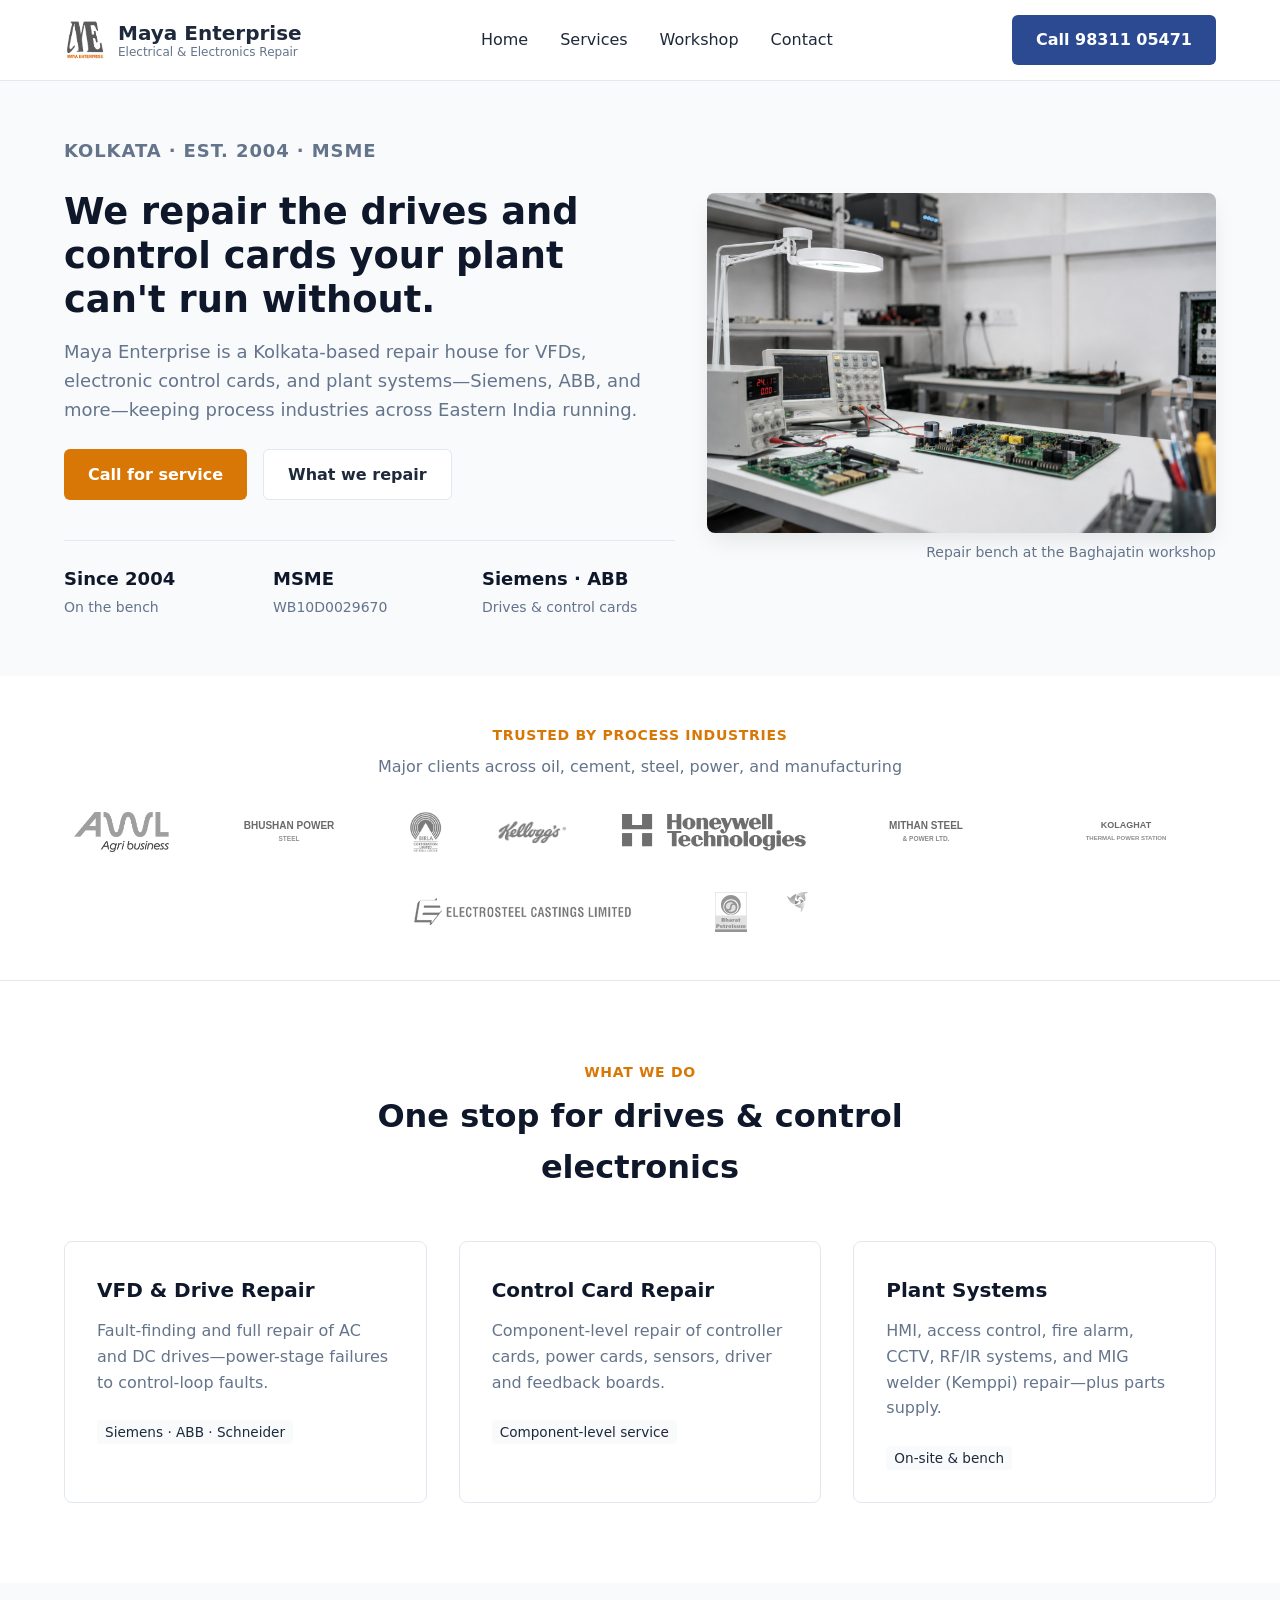
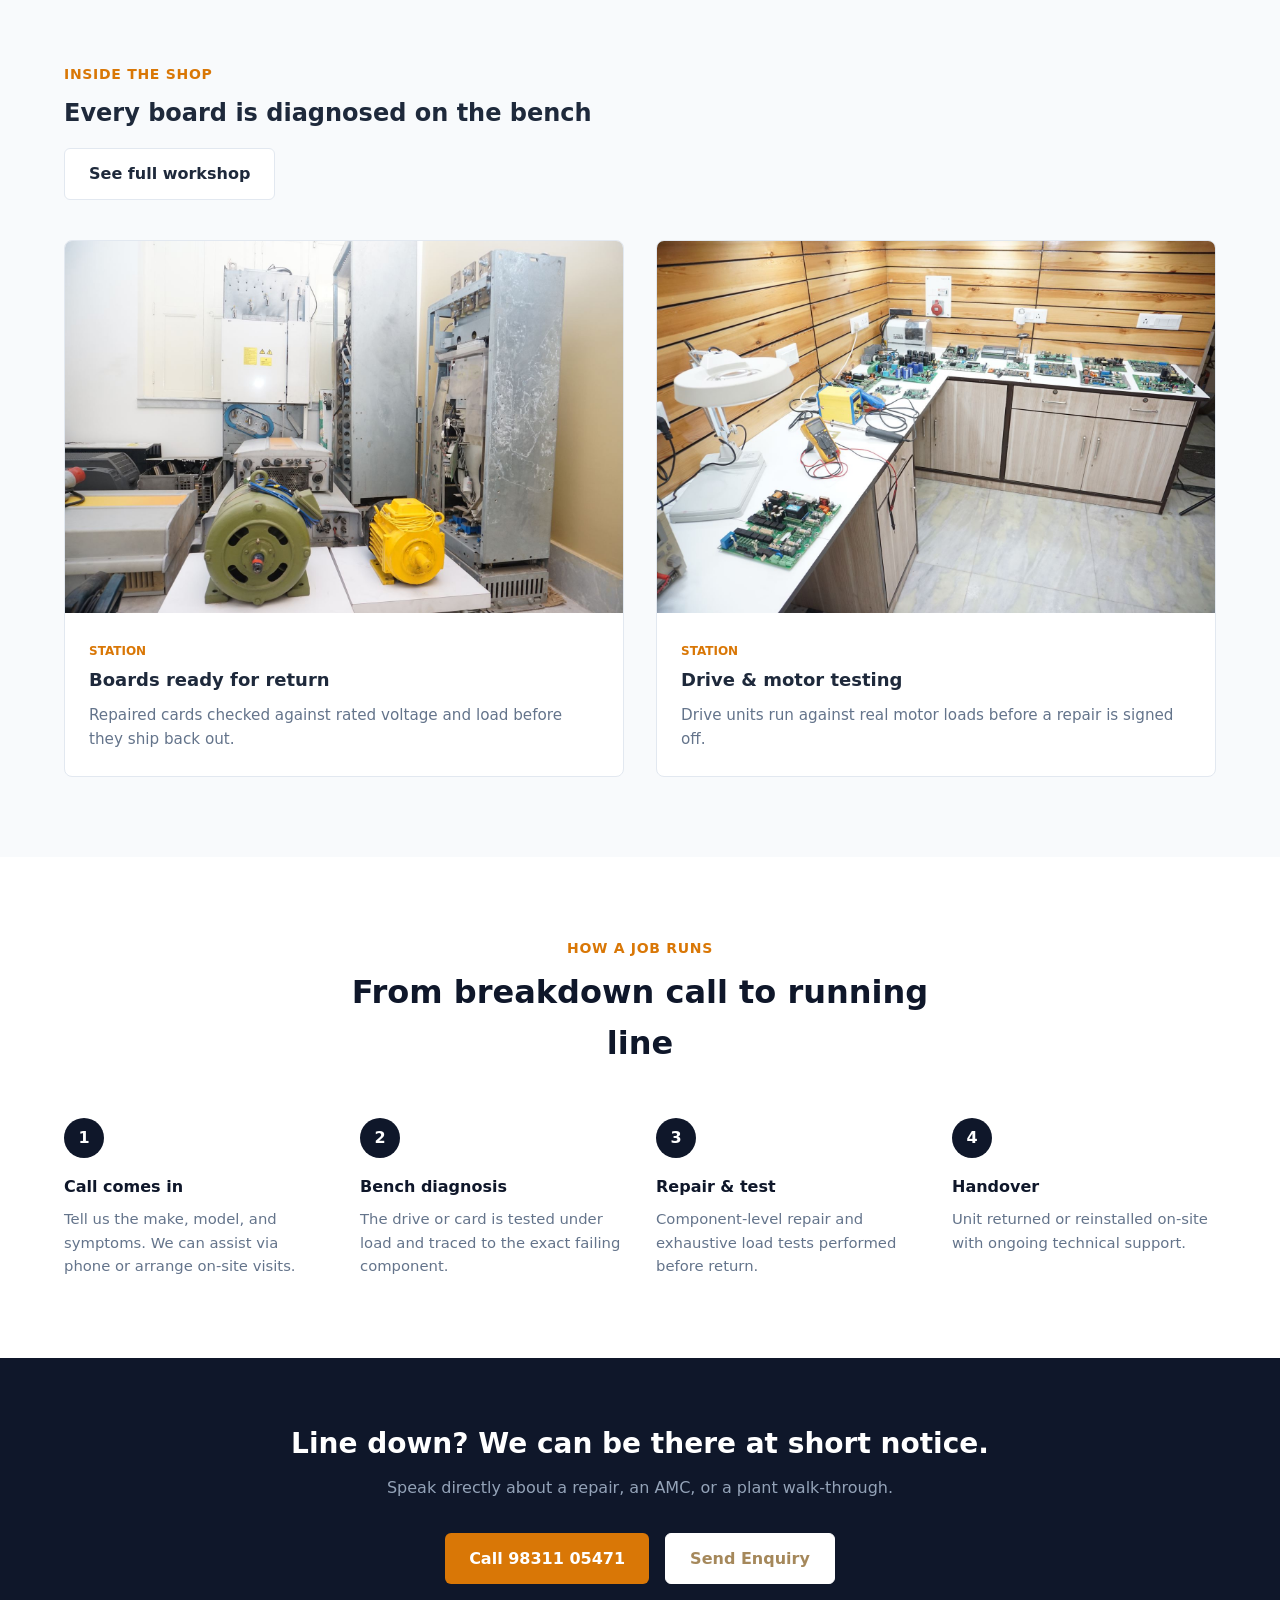
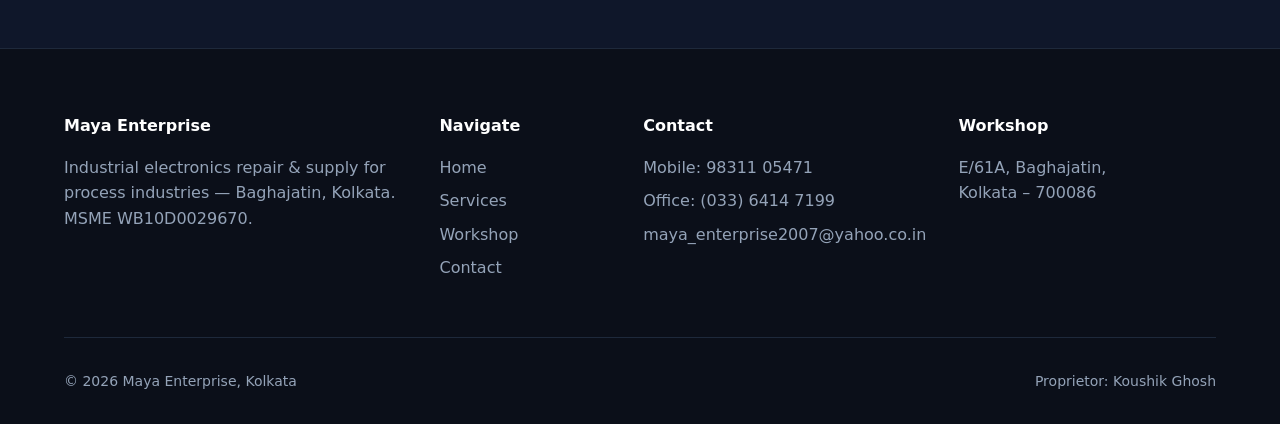
<file: index.html>
<!DOCTYPE html>
<html lang="en">

<head>
  <meta charset="UTF-8">
  <meta name="viewport" content="width=device-width, initial-scale=1.0">
  <title>Workshop - Maya Enterprise</title>
  <link rel="stylesheet"
    href="https://fonts.googleapis.com/css2?family=Material+Symbols+Outlined:opsz,wght,FILL,GRAD@24,400" />
  <link rel="stylesheet" href="style.css">
</head>

<body>

  <header class="site-header">
    <div class="container header-inner">

      <a href="index.html" class="logo">
        <img src="./images/logo.jpg" alt="Maya Enterprise logo">
        <span class="logo-text">Maya Enterprise <span>Electrical & Electronics Repair</span></span>
      </a>
      <nav class="nav-links">
        <a href="index.html">Home</a>
        <a href="services.html">Services</a>
        <a href="workshop.html">Workshop</a>
        <a href="contact.html">Contact</a>
      </nav>
      <div class="togle-btn"><button><span class="material-symbols-outlined">menu</span></button></div>
      <div><a href="tel:9831105471" class="btn contact-btn">Call 98311 05471</a></div>
    </div>
  </header>

  <!-- Hero Section -->
  <section class="hero">
    <div class="container hero-grid">
      <div class="hero-text">
        <p class="tagline">Kolkata · Est. 2004 · MSME</p>
        <h1>We repair the drives and control cards your plant can't run without.</h1>
        <p>Maya Enterprise is a Kolkata-based repair house for VFDs, electronic control cards, and plant
          systems—Siemens, ABB, and more—keeping process industries across Eastern India running.</p>
        <div class="hero-cta">
          <a href="tel:9831105471" class="btn btn-primary">Call for service</a>
          <a href="services.html" class="btn btn-outline">What we repair</a>
        </div>
        <div class="hero-stats">
          <div class="stat-item">
            <b>Since 2004</b>
            <span>On the bench</span>
          </div>
          <div class="stat-item">
            <b>MSME</b>
            <span>WB10D0029670</span>
          </div>
          <div class="stat-item">
            <b>Siemens · ABB</b>
            <span>Drives & control cards</span>
          </div>
        </div>
      </div>
      <div class="hero-image">
        <figure>
          <img src="./images/repair-desk.png" alt="Technician's repair bench with soldering equipment">
          <figcaption>Repair bench at the Baghajatin workshop</figcaption>
        </figure>
      </div>
    </div>
  </section>

  <!-- Clients Bar -->
  <div class="clients-section">
    <div class="container">
      <div class="clients-header">
        <p class="tagline">Trusted by process industries</p>
        <p style="color: var(--text-muted);">Major clients across oil, cement, steel, power, and manufacturing</p>
      </div>
      <ul class="clients-grid">
        <li><img src="./images/adani-wilmar.png" alt="adani-wilmar"></li>
        <li><img src="./images/bhushan.svg" alt="bhushan"></li>
        <li><img src="./images/birla.png" alt="Birla Corporation Ltd"></li>
        <li><img src="./images/tata-tele.webp" alt="Tata Teleservice"></li>
        <li><img src="./images/honeywell.svg" alt="Honeywell"></li>
        <li><img src="./images/mithan.svg" alt="mithan"></li>
        <li><img src="./images/kolaghat.svg" alt="kolaghat"></li>
        <li><img src="./images/electrosteel.png" alt="electrosteel"></li>
        <li><img src="./images/iocl.svg" alt="iocl"></li>
        <li><img src="./images/bpcl.svg" alt="bpcl"></li>
        <li><img src="./images/dalmia.svg" alt="Dalmia Cement"></li>
      </ul>
    </div>
  </div>

  <!-- Services Highlights -->
  <section class="services-section">
    <div class="container">
      <div class="section-header">
        <p class="tagline">What we do</p>
        <h2>One stop for drives & control electronics</h2>
      </div>
      <div class="cards-grid">
        <div class="service-card">
          <h3>VFD & Drive Repair</h3>
          <p>Fault-finding and full repair of AC and DC drives—power-stage failures to control-loop faults.</p>
          <span class="badge">Siemens · ABB · Schneider</span>
        </div>
        <div class="service-card">
          <h3>Control Card Repair</h3>
          <p>Component-level repair of controller cards, power cards, sensors, driver and feedback boards.</p>
          <span class="badge">Component-level service</span>
        </div>
        <div class="service-card">
          <h3>Plant Systems</h3>
          <p>HMI, access control, fire alarm, CCTV, RF/IR systems, and MIG welder (Kemppi) repair—plus parts supply.</p>
          <span class="badge">On-site & bench</span>
        </div>
      </div>
    </div>
  </section>

  <!-- Workshop Spotlight -->
  <section class="workshop-spotlight">
    <div class="container">
      <div class="spotlight-header">
        <div>
          <p class="tagline">Inside the shop</p>
          <h2>Every board is diagnosed on the bench</h2>
        </div>
        <a href="workshop.html" class="btn btn-outline">See full workshop</a>
      </div>

      <div class="spotlight-grid">
        <div class="spotlight-card">
          <img src="./images/drive-unit.jpg" alt="PLC and power supply boards">
          <div class="spotlight-content">
            <span>Station</span>
            <h4>Boards ready for return</h4>
            <p>Repaired cards checked against rated voltage and load before they ship back out.</p>
          </div>
        </div>
        <div class="spotlight-card">
          <img src="./images/lab-boards.jpg" alt="AC/DC drive testing unit">
          <div class="spotlight-content">
            <span>Station</span>
            <h4>Drive & motor testing</h4>
            <p>Drive units run against real motor loads before a repair is signed off.</p>
          </div>
        </div>
      </div>
      
    </div>
  </section>

  <!-- Process Steps -->
  <section class="process-section">
    <div class="container">
      <div class="section-header">
        <p class="tagline">How a job runs</p>
        <h2>From breakdown call to running line</h2>
      </div>
      <div class="process-grid">
        <div class="process-step">
          <div class="step-num">1</div>
          <h4>Call comes in</h4>
          <p>Tell us the make, model, and symptoms. We can assist via phone or arrange on-site visits.</p>
        </div>
        <div class="process-step">
          <div class="step-num">2</div>
          <h4>Bench diagnosis</h4>
          <p>The drive or card is tested under load and traced to the exact failing component.</p>
        </div>
        <div class="process-step">
          <div class="step-num">3</div>
          <h4>Repair & test</h4>
          <p>Component-level repair and exhaustive load tests performed before return.</p>
        </div>
        <div class="process-step">
          <div class="step-num">4</div>
          <h4>Handover</h4>
          <p>Unit returned or reinstalled on-site with ongoing technical support.</p>
        </div>
      </div>
    </div>
  </section>

  <!-- CTA Banner -->
  <section class="cta-banner">
    <div class="container cta-inner">
      <div class="cta-text">
        <h3>Line down? We can be there at short notice.</h3>
        <p>Speak directly about a repair, an AMC, or a plant walk-through.</p>
      </div>
      <div class="cta-buttons">
        <a href="tel:9831105471" class="btn btn-primary">Call 98311 05471</a>
        <a href="contact.html" class="btn btn-outline" style="color:#865e22bd; border-color:#fff;">Send Enquiry</a>
      </div>
    </div>
  </section>

  <!-- Footer -->
  <footer class="site-footer">
    <div class="container">
      <div class="footer-grid">
        <div class="footer-col">
          <h5>Maya Enterprise</h5>
          <p>Industrial electronics repair & supply for process industries — Baghajatin, Kolkata. MSME WB10D0029670.</p>
        </div>
        <div class="footer-col">
          <h5>Navigate</h5>
          <ul>
            <li><a href="index.html">Home</a></li>
            <li><a href="services.html">Services</a></li>
            <li><a href="workshop.html">Workshop</a></li>
            <li><a href="contact.html">Contact</a></li>
          </ul>
        </div>
        <div class="footer-col">
          <h5>Contact</h5>
          <ul>
            <li><a href="tel:9831105471">Mobile: 98311 05471</a></li>
            <li><a href="tel:03364147199">Office: (033) 6414 7199</a></li>
            <li><a href="mailto:maya_enterprise2007@yahoo.co.in">maya_enterprise2007@yahoo.co.in</a></li>
          </ul>
        </div>
        <div class="footer-col">
          <h5>Workshop</h5>
          <p>E/61A, Baghajatin,<br>Kolkata – 700086</p>
        </div>
      </div>
      <div class="footer-bottom">
        <span>© 2026 Maya Enterprise, Kolkata</span>
        <span>Proprietor: Koushik Ghosh</span>
      </div>
    </div>
  </footer>

</body>

</html>
</file>
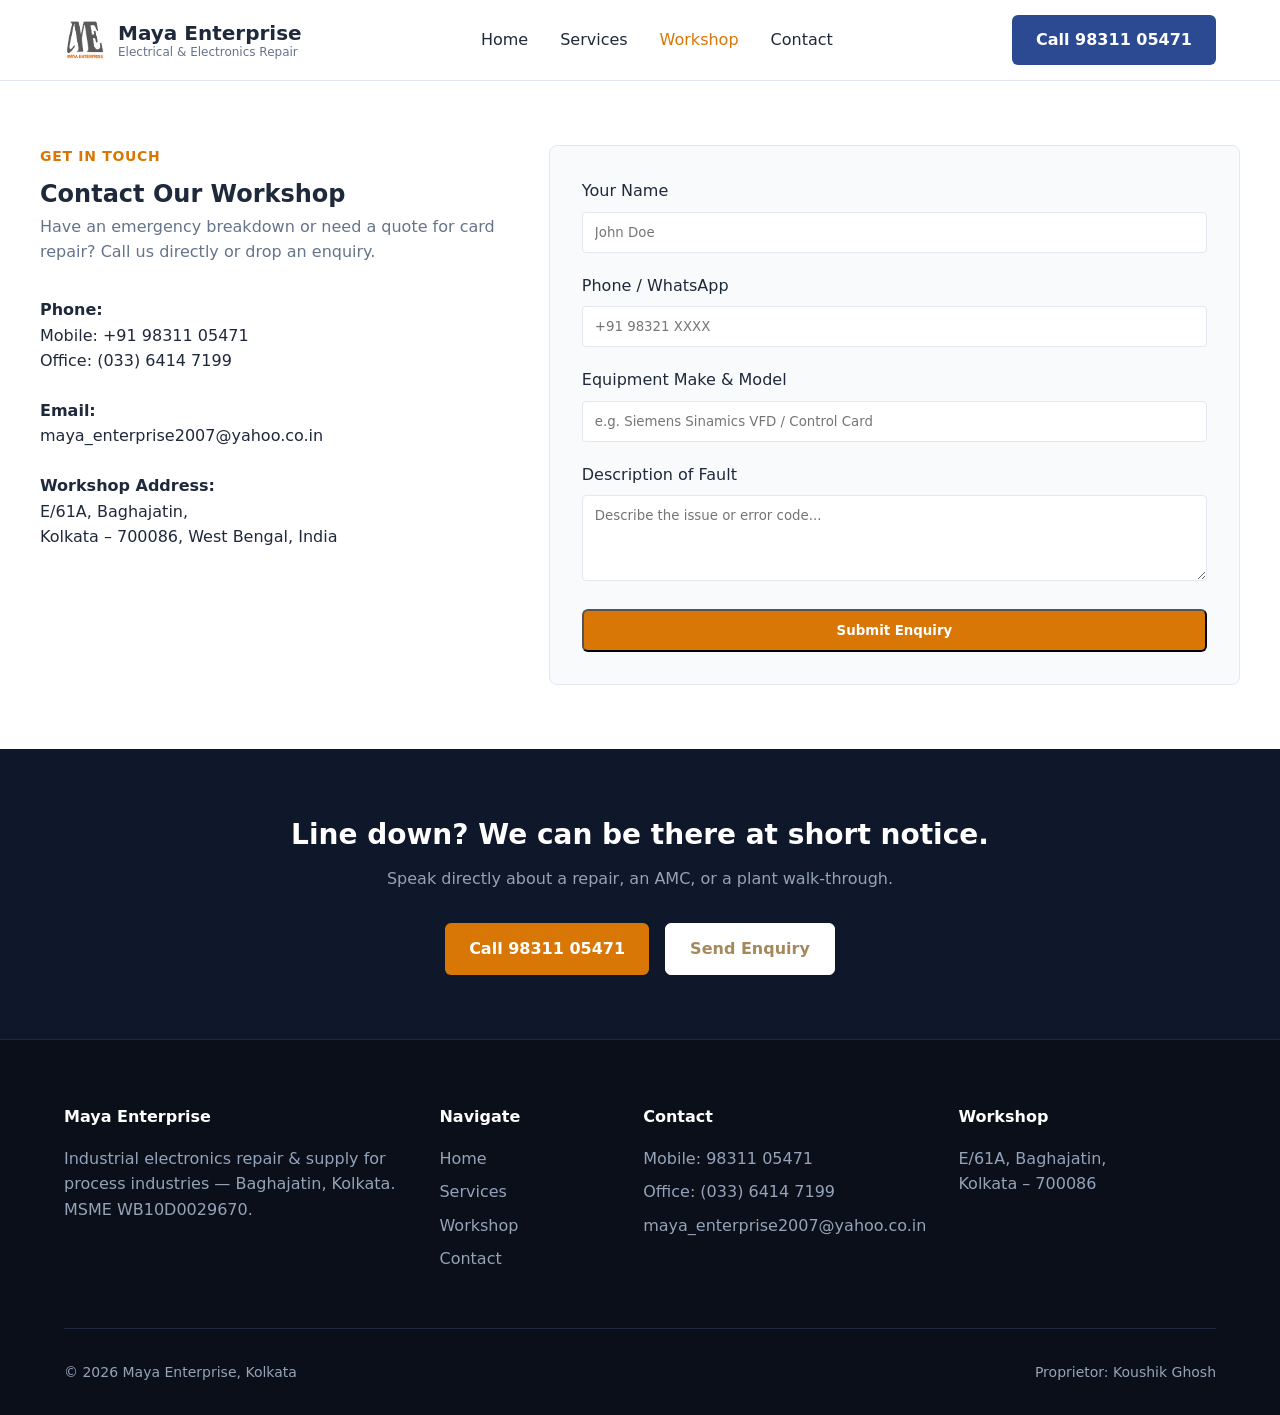
<file: contact.html>
<!DOCTYPE html>
<html lang="en">
<head>
  <meta charset="UTF-8">
  <meta name="viewport" content="width=device-width, initial-scale=1.0">
  <title>Workshop - Maya Enterprise</title>
  <link rel="stylesheet" href="https://fonts.googleapis.com/css2?family=Material+Symbols+Outlined:opsz,wght,FILL,GRAD@24,400" />
  <link rel="stylesheet" href="style.css">
</head>
<body>

  <header class="site-header">
    <div class="container header-inner">
      
      <a href="index.html" class="logo">
        <img src="./images/logo.jpg" alt="Maya Enterprise logo">
        <span class="logo-text">Maya Enterprise <span>Electrical & Electronics Repair</span></span>
      </a>
      <nav class="nav-links">
        <a href="index.html">Home</a>
        <a href="services.html">Services</a>
        <a href="workshop.html" class="active">Workshop</a>
        <a href="contact.html">Contact</a>
      </nav>
      <div class="togle-btn"><button><span class="material-symbols-outlined">menu</span></button></div>
      <div><a href="tel:9831105471" class="btn contact-btn">Call 98311 05471</a></div>
    </div>
  </header>

  <section class="container contact-grid">
    <div>
      <p class="tagline">Get in touch</p>
      <h1>Contact Our Workshop</h1>
      <p style="margin-bottom: 2rem; color: var(--text-muted);">Have an emergency breakdown or need a quote for card repair? Call us directly or drop an enquiry.</p>
      
      <div style="margin-bottom: 1.5rem;">
        <strong>Phone:</strong><br>
        <a href="tel:9831105471">Mobile: +91 98311 05471</a><br>
        <a href="tel:03364147199">Office: (033) 6414 7199</a>
      </div>

      <div style="margin-bottom: 1.5rem;">
        <strong>Email:</strong><br>
        <a href="mailto:maya_enterprise2007@yahoo.co.in">maya_enterprise2007@yahoo.co.in</a>
      </div>

      <div>
        <strong>Workshop Address:</strong><br>
        E/61A, Baghajatin,<br>
        Kolkata – 700086, West Bengal, India
      </div>
    </div>

    <div>
      <form style="background: var(--bg-light); padding: 2rem; border-radius: 8px; border: 1px solid var(--border-color);">
        <div class="form-group">
          <label for="name">Your Name</label>
          <input type="text" id="name" placeholder="John Doe" required>
        </div>
        <div class="form-group">
          <label for="phone">Phone / WhatsApp</label>
          <input type="tel" id="phone" placeholder="+91 98321 XXXX" required>
        </div>
        <div class="form-group">
          <label for="equipment">Equipment Make & Model</label>
          <input type="text" id="equipment" placeholder="e.g. Siemens Sinamics VFD / Control Card">
        </div>
        <div class="form-group">
          <label for="message">Description of Fault</label>
          <textarea id="message" rows="4" placeholder="Describe the issue or error code..."></textarea>
        </div>
        <button type="submit" class="btn btn-primary" style="width: 100%;">Submit Enquiry</button>
      </form>
    </div>
  </section>
   <section class="cta-banner">
    <div class="container cta-inner">
      <div class="cta-text">
        <h3>Line down? We can be there at short notice.</h3>
        <p>Speak directly about a repair, an AMC, or a plant walk-through.</p>
      </div>
      <div class="cta-buttons">
        <a href="tel:9831105471" class="btn btn-primary">Call 98311 05471</a>
        <a href="contact.html" class="btn btn-outline" style="color:#865e22bd; border-color:#fff;">Send Enquiry</a>
      </div>
    </div>
  </section>

 <footer class="site-footer">
    <div class="container">
      <div class="footer-grid">
        <div class="footer-col">
          <h5>Maya Enterprise</h5>
          <p>Industrial electronics repair & supply for process industries — Baghajatin, Kolkata. MSME WB10D0029670.</p>
        </div>
        <div class="footer-col">
          <h5>Navigate</h5>
          <ul>
            <li><a href="index.html">Home</a></li>
            <li><a href="services.html">Services</a></li>
            <li><a href="workshop.html">Workshop</a></li>
            <li><a href="contact.html">Contact</a></li>
          </ul>
        </div>
        <div class="footer-col">
          <h5>Contact</h5>
          <ul>
            <li><a href="tel:9831105471">Mobile: 98311 05471</a></li>
            <li><a href="tel:03364147199">Office: (033) 6414 7199</a></li>
            <li><a href="mailto:maya_enterprise2007@yahoo.co.in">maya_enterprise2007@yahoo.co.in</a></li>
          </ul>
        </div>
        <div class="footer-col">
          <h5>Workshop</h5>
          <p>E/61A, Baghajatin,<br>Kolkata – 700086</p>
        </div>
      </div>
      <div class="footer-bottom">
        <span>© 2026 Maya Enterprise, Kolkata</span>
        <span>Proprietor: Koushik Ghosh</span>
      </div>
    </div>
  </footer>

</body>
</html>
</file>
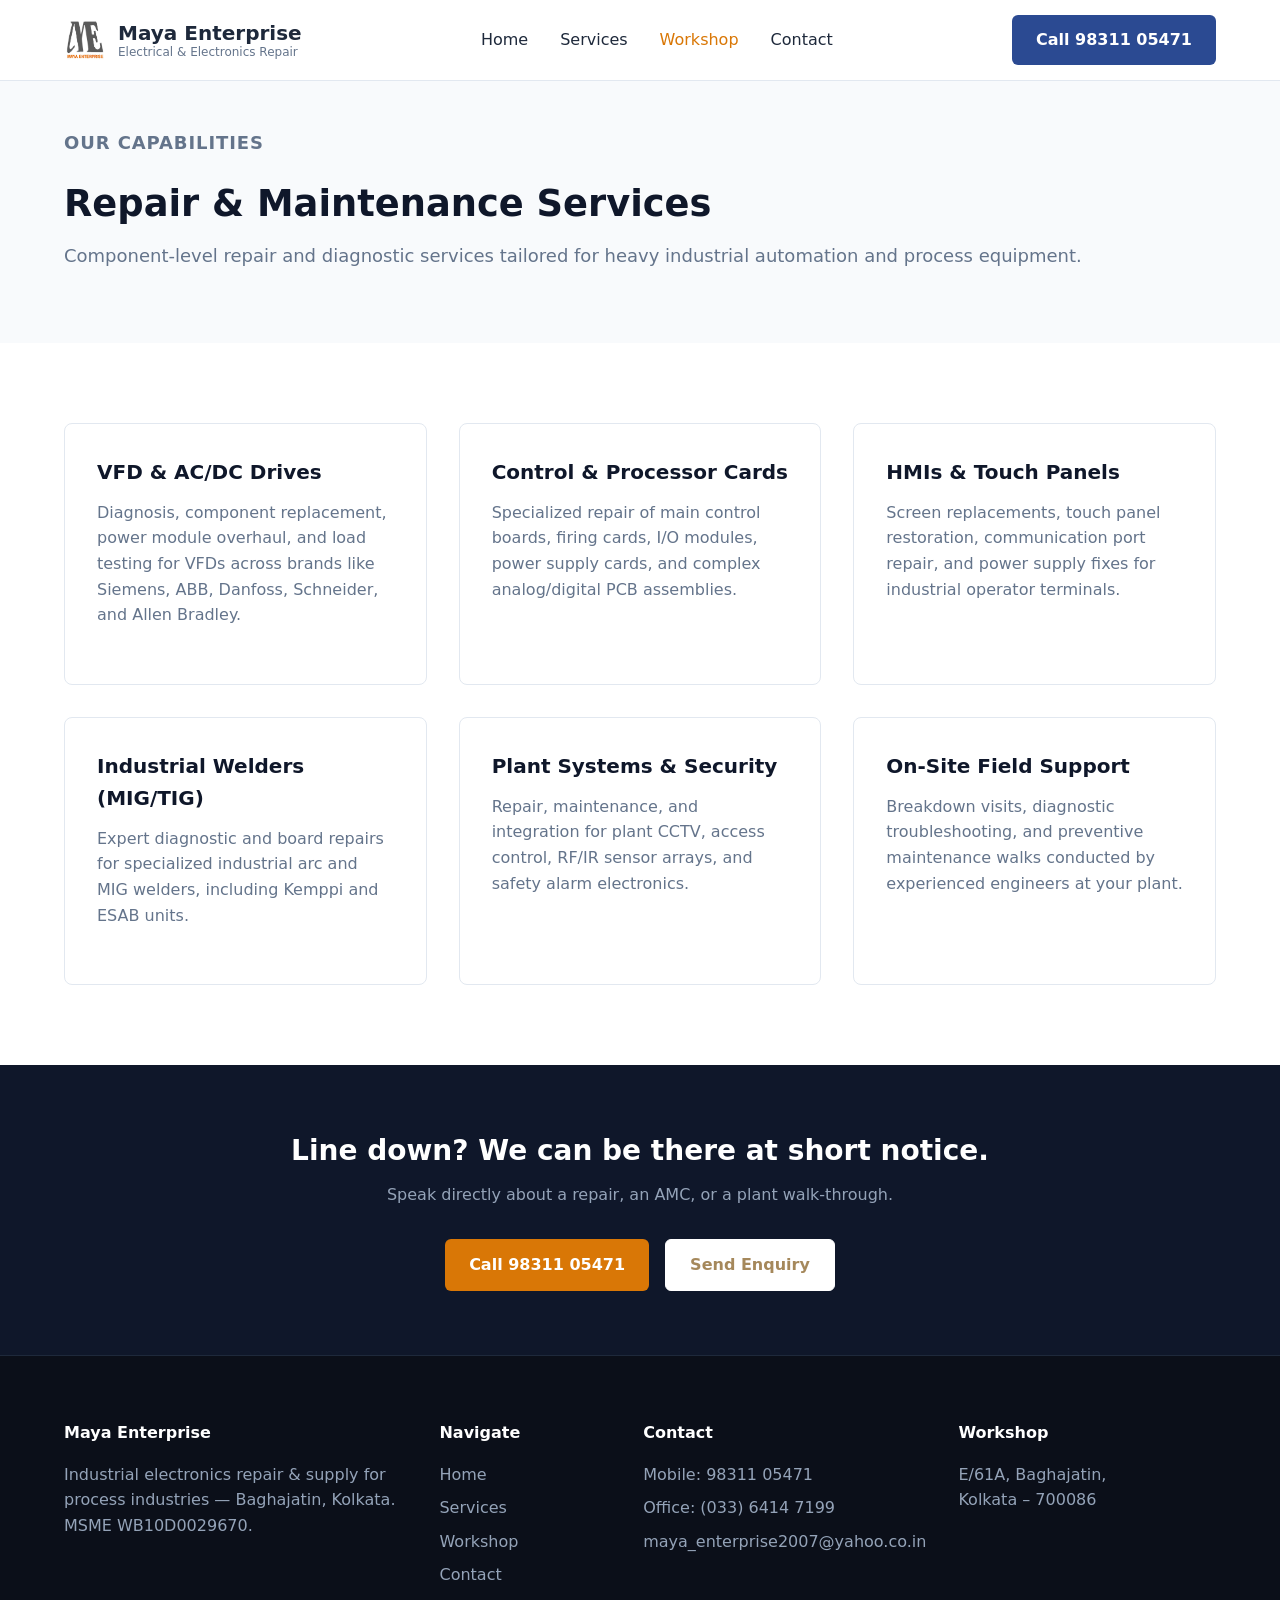
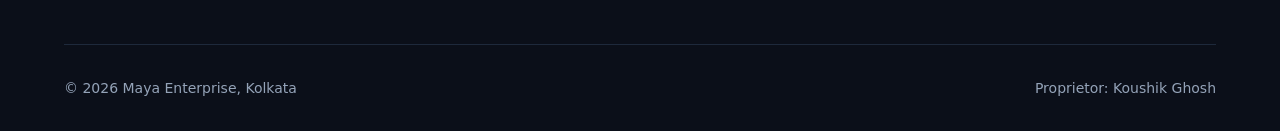
<file: services.html>
<!DOCTYPE html>
<html lang="en">
<head>
  <meta charset="UTF-8">
  <meta name="viewport" content="width=device-width, initial-scale=1.0">
  <title>Workshop - Maya Enterprise</title>
  <link rel="stylesheet" href="https://fonts.googleapis.com/css2?family=Material+Symbols+Outlined:opsz,wght,FILL,GRAD@24,400" />
  <link rel="stylesheet" href="style.css">
</head>
<body>

  <header class="site-header">
    <div class="container header-inner">
      
      <a href="index.html" class="logo">
        <img src="./images/logo.jpg" alt="Maya Enterprise logo">
        <span class="logo-text">Maya Enterprise <span>Electrical & Electronics Repair</span></span>
      </a>
      <nav class="nav-links">
        <a href="index.html">Home</a>
        <a href="services.html">Services</a>
        <a href="workshop.html" class="active">Workshop</a>
        <a href="contact.html">Contact</a>
      </nav>
      <div class="togle-btn"><button><span class="material-symbols-outlined">menu</span></button></div>
      <div><a href="tel:9831105471" class="btn contact-btn">Call 98311 05471</a></div>
    </div>
  </header>

  <section class="hero" style="padding: 3rem 0;">
    <div class="container">
      <p class="tagline">Our Capabilities</p>
      <h1>Repair & Maintenance Services</h1>
      <p>Component-level repair and diagnostic services tailored for heavy industrial automation and process equipment.</p>
    </div>
  </section>

  <section class="services-section">
    <div class="container">
      <div class="cards-grid">
        <div class="service-card">
          <h3>VFD & AC/DC Drives</h3>
          <p>Diagnosis, component replacement, power module overhaul, and load testing for VFDs across brands like Siemens, ABB, Danfoss, Schneider, and Allen Bradley.</p>
        </div>
        <div class="service-card">
          <h3>Control & Processor Cards</h3>
          <p>Specialized repair of main control boards, firing cards, I/O modules, power supply cards, and complex analog/digital PCB assemblies.</p>
        </div>
        <div class="service-card">
          <h3>HMIs & Touch Panels</h3>
          <p>Screen replacements, touch panel restoration, communication port repair, and power supply fixes for industrial operator terminals.</p>
        </div>
        <div class="service-card">
          <h3>Industrial Welders (MIG/TIG)</h3>
          <p>Expert diagnostic and board repairs for specialized industrial arc and MIG welders, including Kemppi and ESAB units.</p>
        </div>
        <div class="service-card">
          <h3>Plant Systems & Security</h3>
          <p>Repair, maintenance, and integration for plant CCTV, access control, RF/IR sensor arrays, and safety alarm electronics.</p>
        </div>
        <div class="service-card">
          <h3>On-Site Field Support</h3>
          <p>Breakdown visits, diagnostic troubleshooting, and preventive maintenance walks conducted by experienced engineers at your plant.</p>
        </div>
      </div>
    </div>
  </section>
   <section class="cta-banner">
    <div class="container cta-inner">
      <div class="cta-text">
        <h3>Line down? We can be there at short notice.</h3>
        <p>Speak directly about a repair, an AMC, or a plant walk-through.</p>
      </div>
      <div class="cta-buttons">
        <a href="tel:9831105471" class="btn btn-primary">Call 98311 05471</a>
        <a href="contact.html" class="btn btn-outline" style="color:#865e22bd; border-color:#fff;">Send Enquiry</a>
      </div>
    </div>
  </section>
  <!-- Shared Footer -->
  <footer class="site-footer">
    <div class="container">
      <div class="footer-grid">
        <div class="footer-col">
          <h5>Maya Enterprise</h5>
          <p>Industrial electronics repair & supply for process industries — Baghajatin, Kolkata. MSME WB10D0029670.</p>
        </div>
        <div class="footer-col">
          <h5>Navigate</h5>
          <ul>
            <li><a href="index.html">Home</a></li>
            <li><a href="services.html">Services</a></li>
            <li><a href="workshop.html">Workshop</a></li>
            <li><a href="contact.html">Contact</a></li>
          </ul>
        </div>
        <div class="footer-col">
          <h5>Contact</h5>
          <ul>
            <li><a href="tel:9831105471">Mobile: 98311 05471</a></li>
            <li><a href="tel:03364147199">Office: (033) 6414 7199</a></li>
            <li><a href="mailto:maya_enterprise2007@yahoo.co.in">maya_enterprise2007@yahoo.co.in</a></li>
          </ul>
        </div>
        <div class="footer-col">
          <h5>Workshop</h5>
          <p>E/61A, Baghajatin,<br>Kolkata – 700086</p>
        </div>
      </div>
      <div class="footer-bottom">
        <span>© 2026 Maya Enterprise, Kolkata</span>
        <span>Proprietor: Koushik Ghosh</span>
      </div>
    </div>
  </footer>

</body>
</html>
</file>
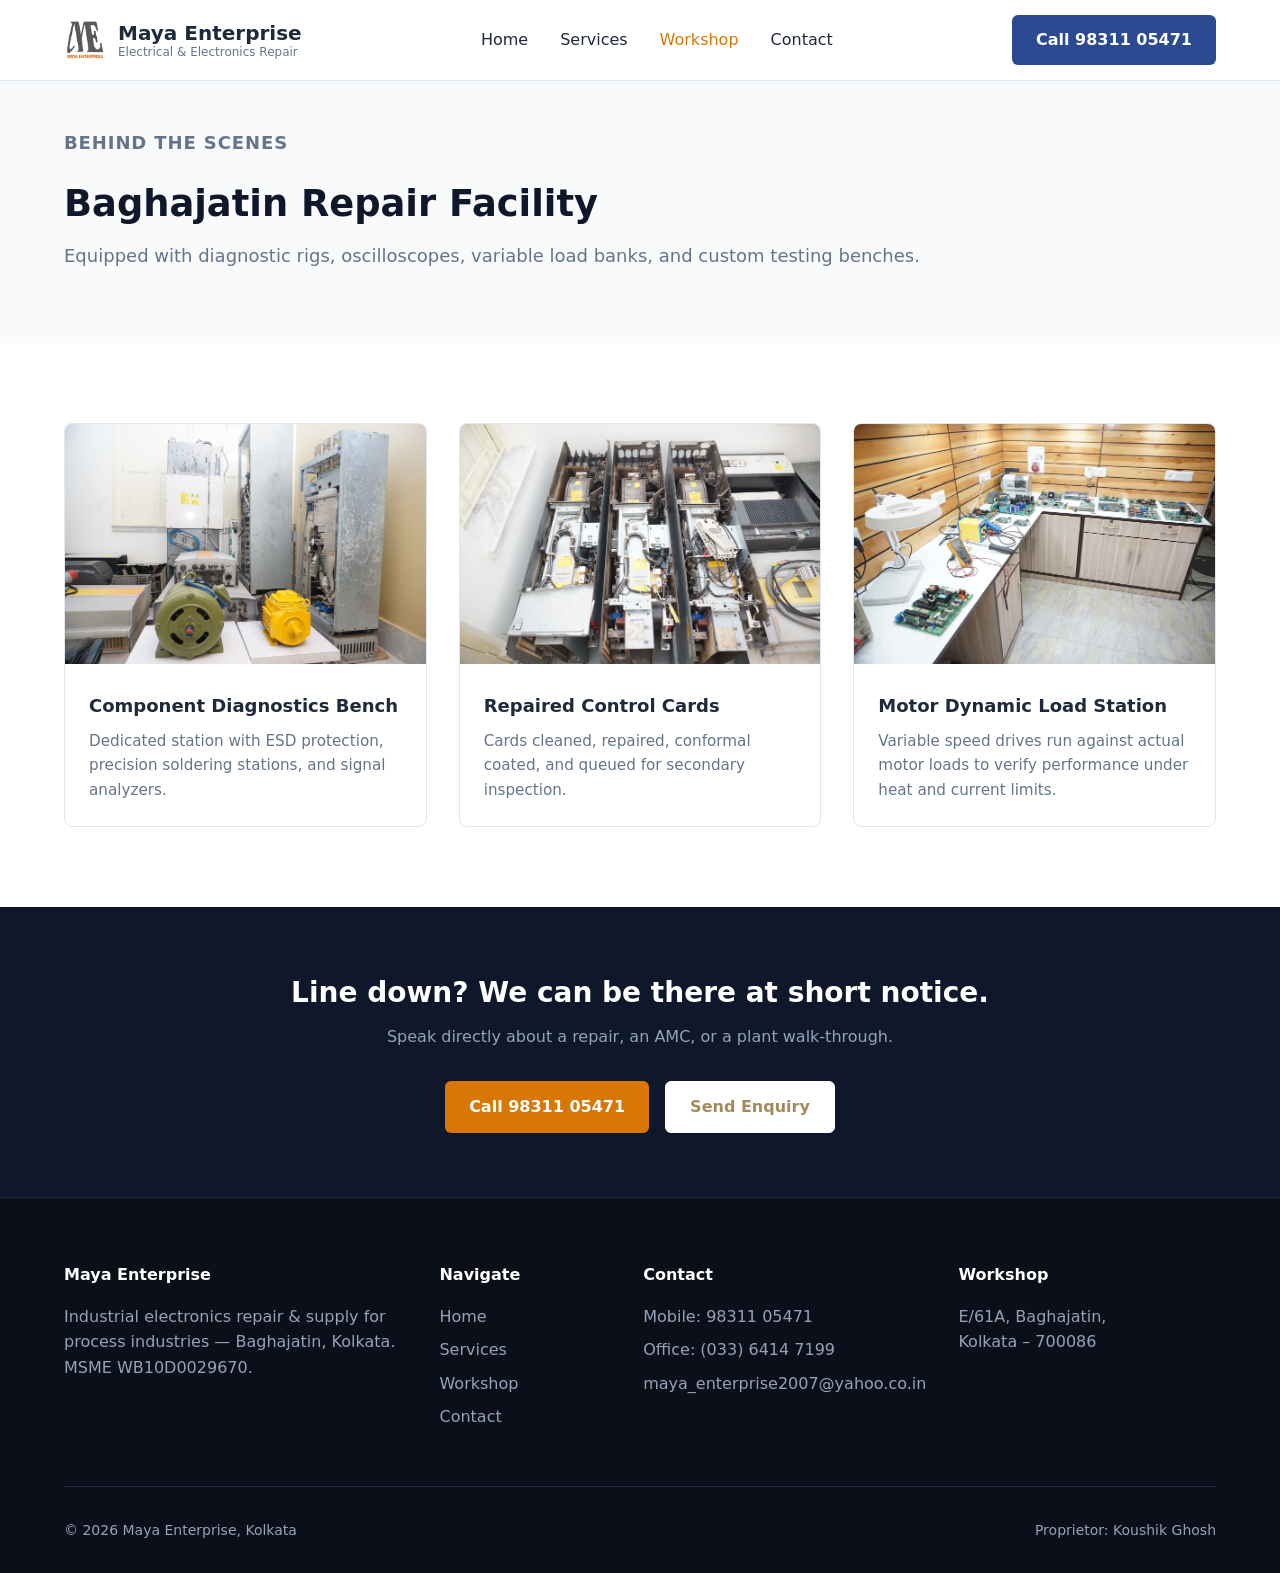
<file: workshop.html>
<!DOCTYPE html>
<html lang="en">
<head>
  <meta charset="UTF-8">
  <meta name="viewport" content="width=device-width, initial-scale=1.0">
  <title>Workshop - Maya Enterprise</title>
  <link rel="stylesheet" href="https://fonts.googleapis.com/css2?family=Material+Symbols+Outlined:opsz,wght,FILL,GRAD@24,400" />
  <link rel="stylesheet" href="style.css">
</head>
<body>

  <header class="site-header">
    <div class="container header-inner">
      
      <a href="index.html" class="logo">
        <img src="./images/logo.jpg" alt="Maya Enterprise logo">
        <span class="logo-text">Maya Enterprise <span>Electrical & Electronics Repair</span></span>
      </a>
      <nav class="nav-links">
        <a href="index.html">Home</a>
        <a href="services.html">Services</a>
        <a href="workshop.html" class="active">Workshop</a>
        <a href="contact.html">Contact</a>
      </nav>
      <div class="togle-btn"><button><span class="material-symbols-outlined">menu</span></button></div>
      <div><a href="tel:9831105471" class="btn contact-btn">Call 98311 05471</a></div>
    </div>
  </header>

  <section class="hero" style="padding: 3rem 0;">
    <div class="container">
      <p class="tagline">Behind the scenes</p>
      <h1>Baghajatin Repair Facility</h1>
      <p>Equipped with diagnostic rigs, oscilloscopes, variable load banks, and custom testing benches.</p>
    </div>
  </section>

  <section class="process-section">
    <div class="container">
      <div class="spotlight-grid">
        <div class="spotlight-card">
          <img src="./images/drive-unit.jpg" alt="Testing Bench">
          <div class="spotlight-content">
            <h4>Component Diagnostics Bench</h4>
            <p>Dedicated station with ESD protection, precision soldering stations, and signal analyzers.</p>
          </div>
        </div>
        <div class="spotlight-card">
          <img src="./images/workbench.jpg" alt="Repaired Cards">
          <div class="spotlight-content">
            <h4>Repaired Control Cards</h4>
            <p>Cards cleaned, repaired, conformal coated, and queued for secondary inspection.</p>
          </div>
        </div>
        <div class="spotlight-card">
          <img src="./images/lab-boards.jpg" alt="Drive load testing station">
          <div class="spotlight-content">
            <h4>Motor Dynamic Load Station</h4>
            <p>Variable speed drives run against actual motor loads to verify performance under heat and current limits.</p>
          </div>
        </div>
      </div>
    </div>
  </section>
   <section class="cta-banner">
    <div class="container cta-inner">
      <div class="cta-text">
        <h3>Line down? We can be there at short notice.</h3>
        <p>Speak directly about a repair, an AMC, or a plant walk-through.</p>
      </div>
      <div class="cta-buttons">
        <a href="tel:9831105471" class="btn btn-primary">Call 98311 05471</a>
        <a href="contact.html" class="btn btn-outline" style="color:#865e22bd; border-color:#fff;">Send Enquiry</a>
      </div>
    </div>
  </section>
   <footer class="site-footer">
    <div class="container">
      <div class="footer-grid">
        <div class="footer-col">
          <h5>Maya Enterprise</h5>
          <p>Industrial electronics repair & supply for process industries — Baghajatin, Kolkata. MSME WB10D0029670.</p>
        </div>
        <div class="footer-col">
          <h5>Navigate</h5>
          <ul>
            <li><a href="index.html">Home</a></li>
            <li><a href="services.html">Services</a></li>
            <li><a href="workshop.html">Workshop</a></li>
            <li><a href="contact.html">Contact</a></li>
          </ul>
        </div>
        <div class="footer-col">
          <h5>Contact</h5>
          <ul>
            <li><a href="tel:9831105471">Mobile: 98311 05471</a></li>
            <li><a href="tel:03364147199">Office: (033) 6414 7199</a></li>
            <li><a href="mailto:maya_enterprise2007@yahoo.co.in">maya_enterprise2007@yahoo.co.in</a></li>
          </ul>
        </div>
        <div class="footer-col">
          <h5>Workshop</h5>
          <p>E/61A, Baghajatin,<br>Kolkata – 700086</p>
        </div>
      </div>
      <div class="footer-bottom">
        <span>© 2026 Maya Enterprise, Kolkata</span>
        <span>Proprietor: Koushik Ghosh</span>
      </div>
    </div>
  </footer>

</body>
</html>
</file>
<file: style.css>
* {
  margin: 0;
  padding: 0;
  box-sizing: border-box;
  max-width: 100%;
  font-family: "Inter", system-ui, -apple-system, sans-serif;
}

:root {
  --primary: #0f172a;      /* Navy Blue */
  --accent: #d97706;       /* Industrial Amber/Orange */
  --accent-hover: #b45309;
  --bg-light: #f8fafc;
  --bg-white: #ffffff;
  --text-dark: #1e293b;
  --text-muted: #64748b;
  --border-color: #e2e8f0;
  --container-max: 1200px;
  --font-sans: system-ui, -apple-system, BlinkMacSystemFont, "Segoe UI", Roboto, sans-serif;
}

*, *::before, *::after {
  box-sizing: border-box;
  margin: 0;
  padding: 0;
}

body {
  font-family: var(--font-sans);
  color: var(--text-dark);
  background-color: var(--bg-white);
  line-height: 1.6;
}

a {
  color: inherit;
  text-decoration: none;
}

img {
  max-width: 100%;
  height: auto;
  display: block;
}

.container {
  max-width: var(--container-max);
  margin: 0 auto;
  padding: 0 1.5rem;
}

/* BUTTONS & BADGES*/
.btn {
  display: inline-flex;
  align-items: center;
  justify-content: center;
  padding: 0.75rem 1.5rem;
  font-weight: 600;
  border-radius: 0.375rem;
  transition: all 0.2s ease;
}
/* Responsive layout for screens larger than 800px */

@media (max-width: 800px) {
  .nav-links {
    display: none !important;
  }
  .logo-text{
    display: none;
  }
  .togle-btn {
    display: block;
  }
}
@media (min-width: 800px){
.togle-btn{
  display: none;
}
}
.contact-btn{ 
  background-color: #2b4a92;
  color: #ffffff;
}
.contact-btn:hover {
  background-color: #0f172a;
}
.btn-primary {
  background-color: #d97706;
  color: #ffffff;
}

.btn-primary:hover {
  background-color: #b45309;
}

.btn-secondary {
  background-color: var(--primary);
  color: #ffffff;
}

.btn-outline {
  border: 1px solid var(--border-color);
  color: var(--text-dark);
  background: var(--bg-white);
}

.btn-outline:hover {
  background-color: var(--bg-light);
}

.tagline {
  font-size: 0.875rem;
  text-transform: uppercase;
  letter-spacing: 0.05em;
  color: var(--accent);
  font-weight: 700;
  margin-bottom: 0.5rem;
}

/* HEADER & NAVIGATION */
.site-header {
  position: sticky;
  top: 0;
  z-index: 100;
  background-color: var(--bg-white);
  border-bottom: 1px solid var(--border-color);
}

.header-inner {
  display: flex;
  align-items: center;
  justify-content: space-between;
  height: 80px;
}

.logo {
  display: flex;
  align-items: center;
  gap: 0.75rem;
}

.logo img {
  width: 42px;
  height: 42px;
  border-radius: 4px;
}

.logo-text {
  font-weight: 700;
  font-size: 1.25rem;
  line-height: 1.2;
}

.logo-text span {
  display: block;
  font-size: 0.75rem;
  font-weight: 400;
  color: var(--text-muted);
}

.nav-links {
  display: flex;
  gap: 2rem;
}

.nav-links a {
  font-weight: 500;
  color: var(--text-dark);
  transition: color 0.2s ease;
}

.nav-links a:hover,
.nav-links a.active {
  color: var(--accent);
}

/*  HERO SECTION */
/* --- Base Styles --- */
.hero {
  padding: 3.5rem 0;
  background-color: var(--bg-light);
}

.hero-grid {
  display: grid;
  grid-template-columns: 1.2fr 1fr;
  gap: 2rem;
  align-items: center;
}

.hero h1 {
  font-size: 2.3rem;
  line-height: 1.2;
  color: var(--primary);
  margin-bottom: 1rem;
}

.hero p {
  font-size: 1.125rem;
  color: var(--text-muted);
  margin-bottom: 1.5rem;
}

.hero-cta {
  display: flex;
  gap: 1rem;
  margin-bottom: 2.5rem;
  flex-wrap: wrap; /* Allows buttons to stack on tiny screens */
}

.hero-stats {
  display: grid;
  grid-template-columns: repeat(3, 1fr);
  gap: 1rem;
  border-top: 1px solid var(--border-color);
  padding-top: 1.5rem;
}

.stat-item b {
  display: block;
  font-size: 1.125rem;
  color: var(--primary);
}

.stat-item span {
  font-size: 0.875rem;
  color: var(--text-muted);
}

.hero-image figure {
  position: relative;
  margin: 0;
}

/* FIX: Ensure image shrinks fluidly without breaking container */
.hero-image img {
  width: 100%;
  height: auto;
  display: block;
  border-radius: 8px;
  box-shadow: 0 10px 25px -5px rgba(0,0,0,0.1);
}

.hero-image figcaption {
  font-size: 0.875rem;
  color: var(--text-muted);
  margin-top: 0.5rem;
  text-align: right;
}

/* --- Mobile & Tablet Breakpoint (768px and below) --- */
@media (max-width: 768px) {
  .hero {
    padding: 2rem 0;
  }

  /* Stacks content vertically */
  .hero-grid {
    grid-template-columns: 1fr;
    gap: 2rem;
  }

  .hero h1 {
    font-size: 1.8rem; /* Slightly smaller heading for small screens */
  }

  /* Moves image to the top on mobile if desired, or leave normal flow */
  .hero-image {
    order: -1; 
  }

  .hero-image figcaption {
    text-align: center;
  }
}

/* --- Extra Small Devices (400px and below) --- */
@media (max-width: 400px) {
  /* Prevent stats from squishing into 3 tiny columns */
  .hero-stats {
    grid-template-columns: 1fr;
    gap: 0.75rem;
    text-align: center;
  }
}

/* CLIENT LOGOS BAR */
.clients-section {
  padding: 3rem 0;
  border-bottom: 1px solid var(--border-color);
}

.clients-header {
  text-align: center;
  margin-bottom: 2rem;
}

.clients-grid {
  display: flex;
  flex-wrap: wrap;
  justify-content: center;
  align-items: center;
  gap: 2.5rem;
  list-style: none;
}

.clients-grid img {
  max-height: 40px;
  filter: grayscale(100%);
  opacity: 0.7;
  transition: all 0.2s;
}

.clients-grid img:hover {
  filter: grayscale(0%);
  opacity: 1;
}

/* SERVICES SECTION */
.services-section {
  padding: 5rem 0;
}

.section-header {
  text-align: center;
  max-width: 37rem;
  margin: 0 auto 3rem auto;
}

.section-header h2 {
  font-size: 2rem;
  color: var(--primary);
}

.cards-grid {
  display: grid;
  grid-template-columns: repeat(auto-fit, minmax(300px, 1fr));
  gap: 2rem;
}

.service-card {
  border: 1px solid var(--border-color);
  border-radius: 8px;
  padding: 2rem;
  background: var(--bg-white);
  transition: transform 0.2s, box-shadow 0.2s;
}

.service-card:hover {
  transform: translateY(-4px);
  box-shadow: 0 12px 20px -5px rgba(0,0,0,0.05);
}

.service-card h3 {
  font-size: 1.25rem;
  margin-bottom: 0.75rem;
  color: var(--primary);
}

.service-card p {
  color: var(--text-muted);
  margin-bottom: 1.5rem;
}

.service-card .badge {
  font-size: 0.85rem;
  background: var(--bg-light);
  padding: 0.25rem 0.5rem;
  border-radius: 4px;
  color: var(--text-dark);
}

/*  WORKSHOP / GALLERY SPOTLIGHT */
.workshop-spotlight {
  background: var(--bg-light);
  padding: 5rem 0;
}

.spotlight-header {
  display: flex;
  justify-content: space-between;
  align-items: flex-end;
  margin-bottom: 2.5rem;
}

.spotlight-grid {
  max-width: 100%;
  display: flex;
  align-items: center;
  justify-content: space-evenly;
  /* display: grid;
  grid-template-columns: repeat(auto-fit, minmax(280px, 1fr)); */
  gap: 2rem;
}
@media (max-width: 500px) {
  .spotlight-grid {
    flex-direction: column;
  }
}

.spotlight-card {
  /* width: 100%; */
  background: var(--bg-white);
  border-radius: 8px;
  overflow: hidden;
  border: 1px solid var(--border-color);
}

.spotlight-card img {
aspect-ratio: 3 / 2;
}
  

.spotlight-content {
  padding: 1.5rem;
}

.spotlight-content span {
  font-size: 0.75rem;
  text-transform: uppercase;
  color: var(--accent);
  font-weight: 700;
}

.spotlight-content h4 {
  font-size: 1.125rem;
  margin: 0.25rem 0 0.5rem 0;
}

.spotlight-content p {
  color: var(--text-muted);
  font-size: 0.95rem;
}

/*  PROCESS / WORKFLOW*/
.process-section {
  padding: 5rem 0;
}

.process-grid {
  display: grid;
  grid-template-columns: repeat(auto-fit, minmax(220px, 1fr));
  gap: 2rem;
  margin-top: 3rem;
}

.process-step {
  position: relative;
}

.step-num {
  width: 40px;
  height: 40px;
  background-color: var(--primary);
  color: #fff;
  border-radius: 50%;
  display: flex;
  align-items: center;
  justify-content: center;
  font-weight: bold;
  margin-bottom: 1rem;
}

.process-step h4 {
  margin-bottom: 0.5rem;
  color: var(--primary);
}

.process-step p {
  font-size: 0.925rem;
  color: var(--text-muted);
}

/*  CALL TO ACTION (CTA) */
.cta-banner {
  background-color: var(--primary);
  color: #ffffff;
  padding: 4rem 0;
}

.cta-inner {
  display: flex;
  justify-content: space-between;
  align-items: center;
  gap: 2rem;
}

.cta-text h3 {
  font-size: 1.75rem;
  margin-bottom: 0.5rem;
}

.cta-text p {
  color: #94a3b8;
}

.cta-buttons {
  display: flex;
  gap: 1rem;
}

/* CONTACT PAGE FORM */
.contact-grid {
  display: grid;
  grid-template-columns: 1fr 1.5fr;
  gap: 3rem;
  padding: 4rem 0;
}

.form-group {
  margin-bottom: 1.25rem;
}

.form-group label {
  display: block;
  font-weight: 500;
  margin-bottom: 0.5rem;
}

.form-group input,
.form-group textarea {
  width: 100%;
  padding: 0.75rem;
  border: 1px solid var(--border-color);
  border-radius: 4px;
  font-family: inherit;
}

/* FOOTER */
.site-footer {
  background-color: #0b0f19;
  color: #94a3b8;
  padding: 4rem 0 2rem 0;
  border-top: 1px solid #1e293b;
}

.footer-grid {
  display: grid;
  grid-template-columns: 2fr 1fr 1fr 1.5fr;
  gap: 2rem;
  margin-bottom: 3rem;
}

.footer-col h5 {
  color: #ffffff;
  font-size: 1rem;
  margin-bottom: 1rem;
}

.footer-col ul {
  list-style: none;
}

.footer-col ul li {
  margin-bottom: 0.5rem;
}

.footer-col a:hover {
  color: #ffffff;
}

.footer-bottom {
  border-top: 1px solid #1e293b;
  padding-top: 2rem;
  display: flex;
  justify-content: space-between;
  font-size: 0.875rem;
}


@media (max-width: 900px) {
  .hero-grid,
  .contact-grid,
  .cta-inner,
  .footer-grid {
    grid-template-columns: 1fr;
  }

  .cta-inner {
    flex-direction: column;
    text-align: center;
  }

  .spotlight-header {
    flex-direction: column;
    align-items: flex-start;
    gap: 1rem;
  }
}
@media (max-width: 900px) {
  .hero-grid,
  .contact-grid,
  .cta-inner,
  .footer-grid {
    grid-template-columns: 1fr;
  }
}
  .cta-inner {
    flex-direction: column;
    text-align: center;
  }

  .spotlight-header {
    flex-direction: column;
    align-items: flex-start;
    gap: 1rem;
  }

  /* Prevent spotlight cards from breaking small screens */
  .spotlight-grid {
    grid-template-columns: 1fr;}
</file>
